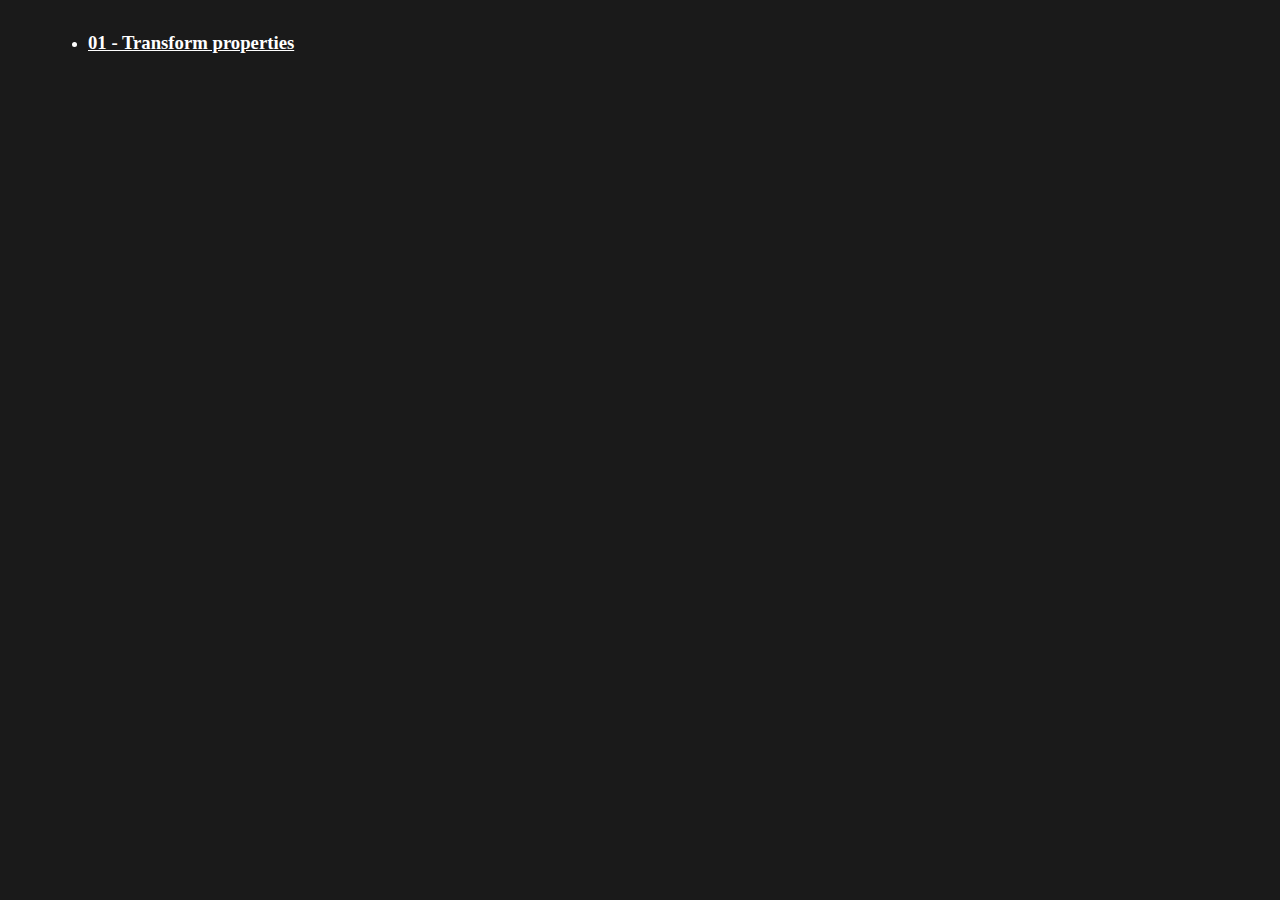
<file: index.html>
<!DOCTYPE html>
<html lang="en">
  <head>
    <title>Animations</title>

    <meta charset="UTF-8" />
    <meta http-equiv="X-UA-Compatible" content="IE=edge" />
    <meta name="viewport" content="width=device-width, initial-scale=1.0" />

    <link rel="stylesheet" href="./style.css" />
  </head>
  <body>
    <main>
      <div class="container">
        <ul>
          <li>
            <h3>
              <a href="./01-transform-properties/index.html"
                >01 - Transform properties</a
              >
            </h3>
          </li>
        </ul>
      </div>
    </main>
  </body>
</html>
</file>
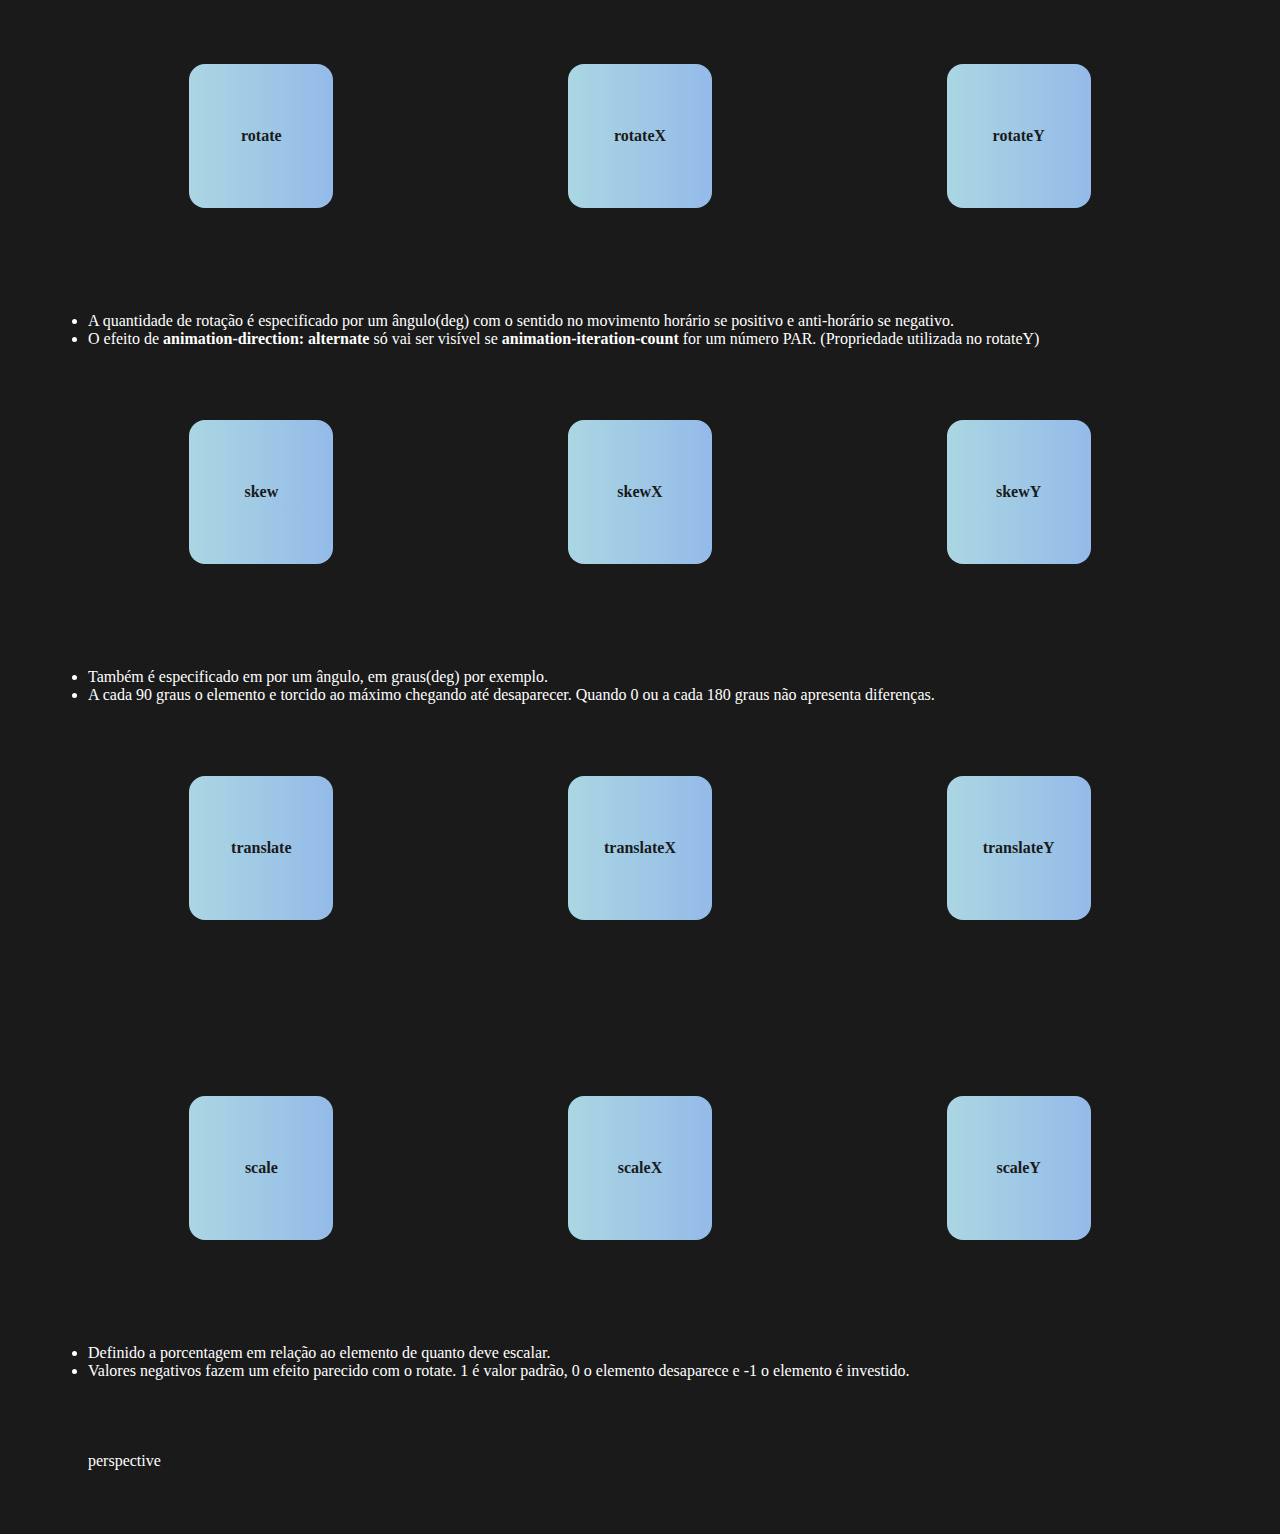
<file: 01-transform-properties/index.html>
<!DOCTYPE html>
<html lang="en">
  <head>
    <meta charset="UTF-8" />
    <meta http-equiv="X-UA-Compatible" content="IE=edge" />
    <meta name="viewport" content="width=device-width, initial-scale=1.0" />
    <title>Transform properties</title>

    <link rel="stylesheet" href="./style.css" />
  </head>
  <body>
    <main>
      <div class="container">
        <div id="rotate" class="grid-container">
          <div class="box rotate">rotate</div>
          <div class="box rotateX">rotateX</div>
          <div class="box rotateY">rotateY</div>
          <ul>
            <li>
              A quantidade de rotação é especificado por um ângulo(deg) com o
              sentido no movimento horário se positivo e anti-horário se
              negativo.
            </li>
            <li>
              O efeito de <strong>animation-direction: alternate</strong> só vai
              ser visível se <strong>animation-iteration-count </strong> for um
              número PAR. (Propriedade utilizada no rotateY)
            </li>
          </ul>
        </div>

        <div id="skew" class="grid-container">
          <div class="box skew">skew</div>
          <div class="box skewX">skewX</div>
          <div class="box skewY">skewY</div>

          <ul>
            <li>
              Também é especificado em por um ângulo, em graus(deg) por exemplo.
            </li>
            <li>
              A cada 90 graus o elemento e torcido ao máximo chegando até
              desaparecer. Quando 0 ou a cada 180 graus não apresenta
              diferenças.
            </li>
          </ul>
        </div>

        <div id="translate" class="grid-container">
          <div class="box translate">translate</div>
          <div class="box translateX">translateX</div>
          <div class="box translateY">translateY</div>
        </div>

        <div id="scale" class="grid-container">
          <div class="box scale">scale</div>
          <div class="box scaleX">scaleX</div>
          <div class="box scaleY">scaleY</div>

          <ul>
            <li>
              Definido a porcentagem em relação ao elemento de quanto deve
              escalar.
            </li>
            <li>
              Valores negativos fazem um efeito parecido com o rotate. 1 é valor
              padrão, 0 o elemento desaparece e -1 o elemento é investido.
            </li>
          </ul>
        </div>

        <div id="perspective" class="box">perspective</div>
      </div>
    </main>
  </body>
</html>
</file>
<file: style.css>
@import url("./_global/styles/_reboot.css");
@import url("./_global/styles/_variables.css");
@import url("./_global/styles/_layout.css");

body {
  background-color: var(--color-dark);
  color: var(--color-white);

  min-height: 100vh;
}

main {
  padding: 32px 0;
}

a {
  color: var(--color-white);
}
</file>
<file: 01-transform-properties/style.css>
@import url("/_global/styles/_layout.css");
@import url("/_global/styles/_reboot.css");
@import url("/_global/styles/_variables.css");

@import url("./styles/_rotate.css");
@import url("./styles/_skew.css");
@import url("./styles/_translate.css");
@import url("./styles/_scale.css");

body {
  background-color: var(--color-dark);
  color: var(--color-white);
  overflow-x: hidden;
}

main {
  padding: 64px 0;
}

.grid-container {
  margin-bottom: 72px;

  display: grid;
  gap: 32px;
  grid-template-columns: repeat(3, 1fr);
  grid-template-areas: ". . . " "anotations anotations anotations";
}

.grid-container .box {
  margin-right: auto;
  margin-left: auto;
  margin-bottom: 72px;

  width: 144px;
  height: 144px;
  border-radius: 16px;
  background: #abd6e2;
  background: linear-gradient(90deg, #abd6e2 0%, #94bbe9 100%);

  display: flex;
  flex-direction: column;
  align-items: center;
  justify-content: center;
  color: #1a1a1a;
  font-weight: bold;

  transition: 0.2s;
}

.grid-container ul {
  grid-area: anotations;
  align-self: flex-end;
}
</file>
